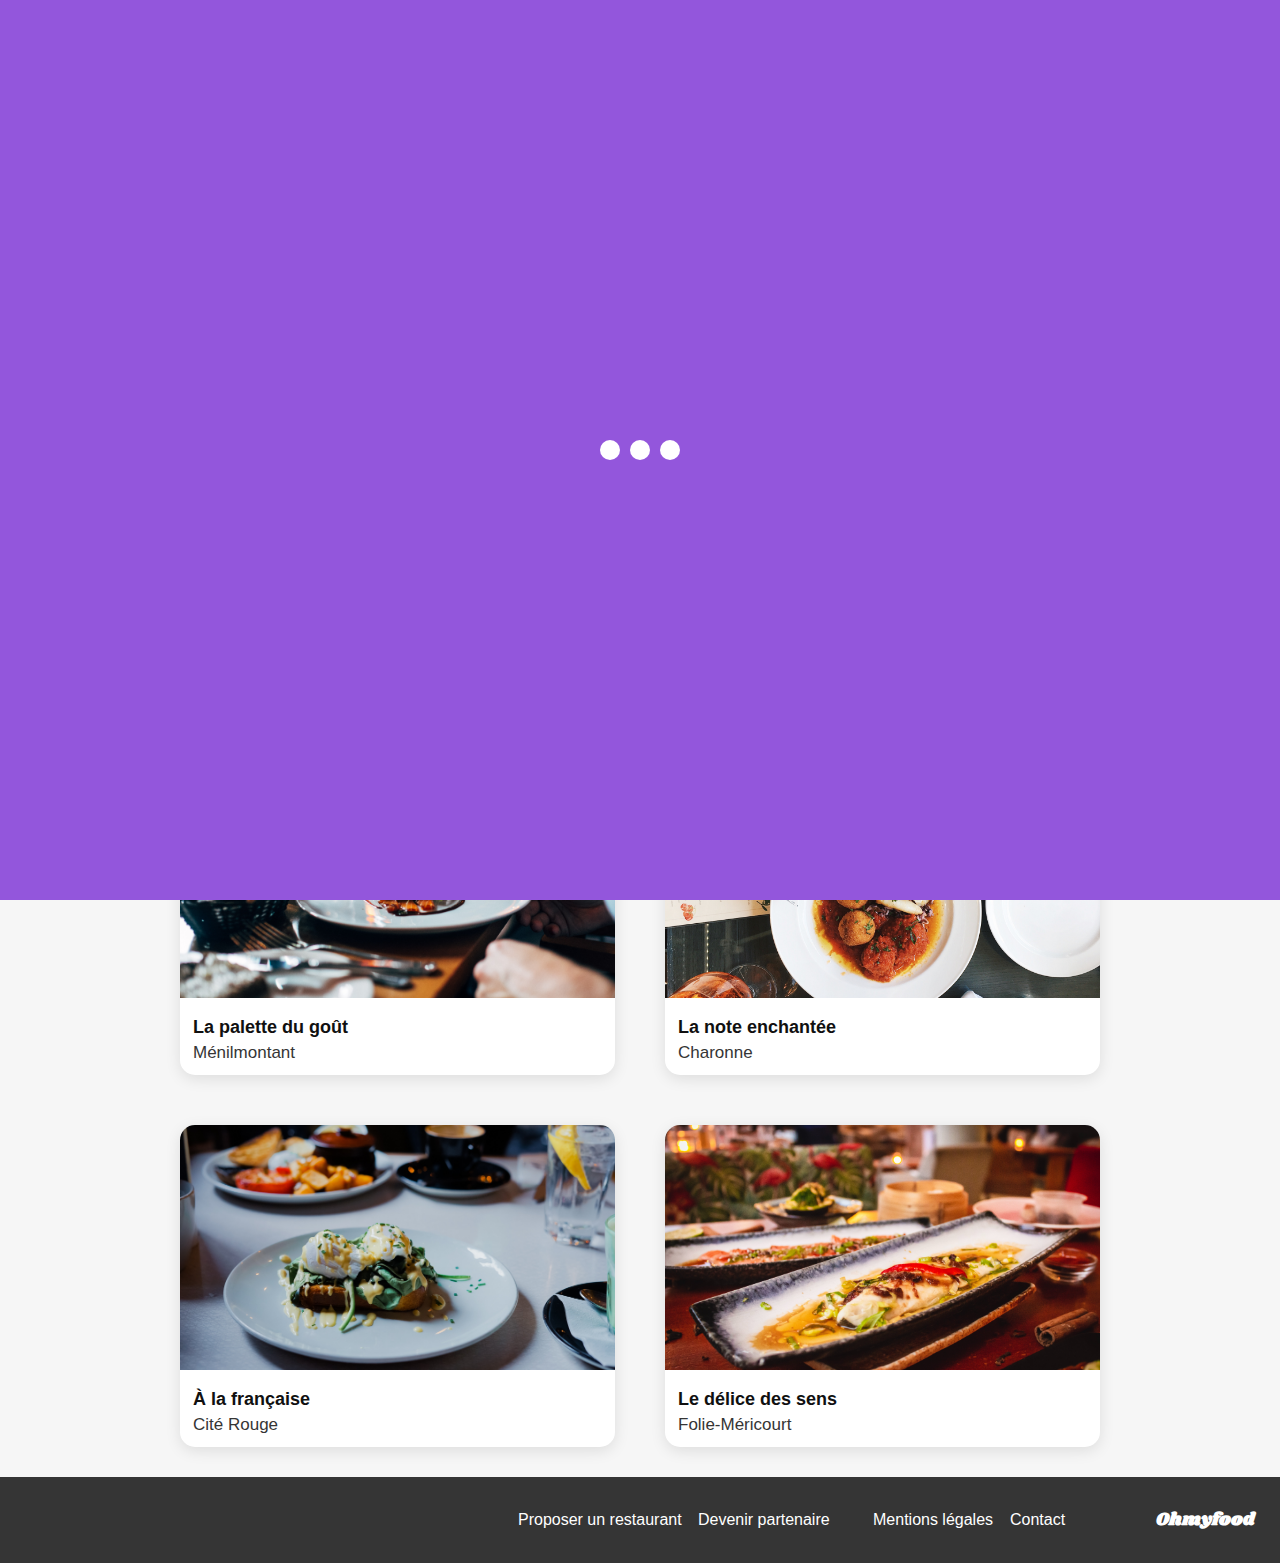
<file: index.html>
<!DOCTYPE html>
<html lang="fr">
  <head>
    <meta charset="UTF-8" />
    <meta name="viewport" content="width=device-width, initial-scale=1.0" />
    <link rel="preconnect" href="https://fonts.googleapis.com" />
    <link rel="preconnect" href="https://fonts.gstatic.com" crossorigin />
    <link
      rel="stylesheet"
      href="https://fonts.googleapis.com/css2?family=Shrikhand:wght@400&display=swap"
    />
    <link
      rel="stylesheet"
      href="https://cdnjs.cloudflare.com/ajax/libs/font-awesome/6.2.1/css/all.min.css"
      integrity="sha512-MV7K8+y+gLIBoVD59lQIYicR65iaqukzvf/nwasF0nqhPay5w/9lJmVM2hMDcnK1OnMGCdVK+iQrJ7lzPJQd1w=="
      crossorigin="anonymous"
      referrerpolicy="no-referrer"
    />
    <link rel="stylesheet" href="assets/css/style.css" />
    <title>Ohmyfood</title>
  </head>
  <body>
    <!-- Loader animé-->
    <div class="loader-container">
      <div class="dot dot1"></div>
      <div class="dot dot2"></div>
      <div class="dot dot3"></div>
    </div>

    <div class="main-container">
      <!-- En-tête: Logo/aliment -->
      <header>
        <h1>Ohmyfood</h1>
      </header>

      <main>
        <!-- Emplacement -->
        <div class="location">
          <i class="fa-solid fa-location-dot"></i>
          <input
            type="text"
            class="paris-belleville"
            placeholder="Paris-Belleville"
          />
        </div>

        <!-- Section titre + button Gradient -->
        <section class="backgroundSection reservez-menu">
          <h2>Réservez le menu qui vous convient</h2>
          <p>
            Découvrez des restaurants d’exception, sélectionnés par nos soins.
          </p>
          <button class="btnGradient">Explorer nos restaurants</button>
        </section>

        <!-- Section fonctionnement -->
        <section class="fonctionnement">
          <h2>Fonctionnement</h2>
          <ol class="ellipse">
            <li class="commande-mobile">
              <span class="number">1</span>
              <i
                class="fa-solid fa-mobile-screen-button color-icones-fonctionnement"
              ></i>
              <span class="txt-commande-mobile">Choisissez un restaurant</span>
            </li>
            <li class="commande-mobile">
              <span class="number">2</span>
              <i class="fa-solid fa-list-ul color-icones-fonctionnement"></i>
              <span class="txt-commande-mobile">Composez votre menu</span>
            </li>
            <li class="commande-mobile">
              <span class="number">3</span>
              <i class="fa-solid fa-store color-icones-fonctionnement"></i>
              <span class="txt-commande-mobile">Dégustez au restaurant</span>
            </li>
          </ol>
        </section>

        <!-- Section Restaurants -->
        <section class="menu">
          <h2 class="section-restaurants">Restaurants</h2>
          <div class="cards">
            <a
              class="card-menu"
              href="./pages_de_restaurants/menu_la-palette-du-goût.html"
            >
              <article>
                <img
                  src="assets/images/restaurants/jay-wennington-N_Y88TWmGwA-unsplash.jpg"
                  alt="Image Jay-Wennington"
                />
                <h3 class="titre-menu">La palette du goût</h3>
                <p class="sous-titre-menu">Ménilmontant</p>
                <span class="badge-nouveau nouveau">Nouveau</span>
                <span>
                  <i
                    class="fa-regular fa-heart like-empty coeur position-heart"
                  ></i>
                  <i
                    class="fa-solid fa-heart like-full coeur position-heart"
                  ></i>
                </span>
              </article>
            </a>
            <a
              class="card-menu"
              href="./pages_de_restaurants/menu_la_note_enchantée.html"
            >
              <article>
                <img
                  src="assets/images/restaurants/stil-u2Lp8tXIcjw-unsplash.jpg"
                  alt="Image Stil"
                />
                <h3 class="titre-menu">La note enchantée</h3>
                <p class="sous-titre-menu">Charonne</p>
                <span class="badge-nouveau-2 nouveau">Nouveau</span>
                <span>
                  <i
                    class="fa-regular fa-heart like-empty coeur position-heart"
                  ></i>
                  <i
                    class="fa-solid fa-heart like-full coeur position-heart"
                  ></i>
                </span>
              </article>
            </a>
            <a
              class="card-menu"
              href="./pages_de_restaurants/menu_a_la_francaise.html"
            >
              <article>
                <img
                  src="assets/images/restaurants/toa-heftiba-DQKerTsQwi0-unsplash.jpg"
                  alt="Image Toa-Heftiba"
                />
                <h3 class="titre-menu">À la française</h3>
                <p class="sous-titre-menu">Cité Rouge</p>
                <span>
                  <i
                    class="fa-regular fa-heart like-empty coeur position-heart"
                  ></i>
                  <i
                    class="fa-solid fa-heart like-full coeur position-heart"
                  ></i>
                </span>
              </article>
            </a>
            <a
              class="card-menu"
              href="./pages_de_restaurants/menu_le_délice_des_sens.html"
            >
              <article>
                <img
                  src="assets/images/restaurants/louis-hansel-shotsoflouis-qNBGVyOCY8Q-unsplash.jpg"
                  alt="Image Louis-Hansel"
                />
                <h3 class="titre-menu">Le délice des sens</h3>
                <p class="sous-titre-menu">Folie-Méricourt</p>
                <span>
                  <i
                    class="fa-regular fa-heart like-empty coeur position-heart"
                  ></i>
                  <i
                    class="fa-solid fa-heart like-full coeur position-heart"
                  ></i>
                </span>
              </article>
            </a>
          </div>
        </section>
        <!-- Footer -->
        <footer>
          <h3 class="logo-footer">Ohmyfood</h3>
          <ul>
            <li>
              <a href="#"></a>
              <i class="fa-solid fa-utensils"></i>
              <span class="liens-footer-restaurant"
                >Proposer un restaurant</span
              >
            </li>
            <li>
              <a href="#"></a>
              <i class="fa-solid fa-handshake-angle"></i>
              <span class="liens-footer-partenaire">Devenir partenaire</span>
            </li>
            <li>
              <a href="#"></a>
              <span class="text-footer">Mentions légales</span>
            </li>
            <li>
              <a href="mailto:contact@example.com" class="text-footer"
                >Contact</a
              >
            </li>
          </ul>
        </footer>
      </main>
    </div>
  </body>
</html>
</file>
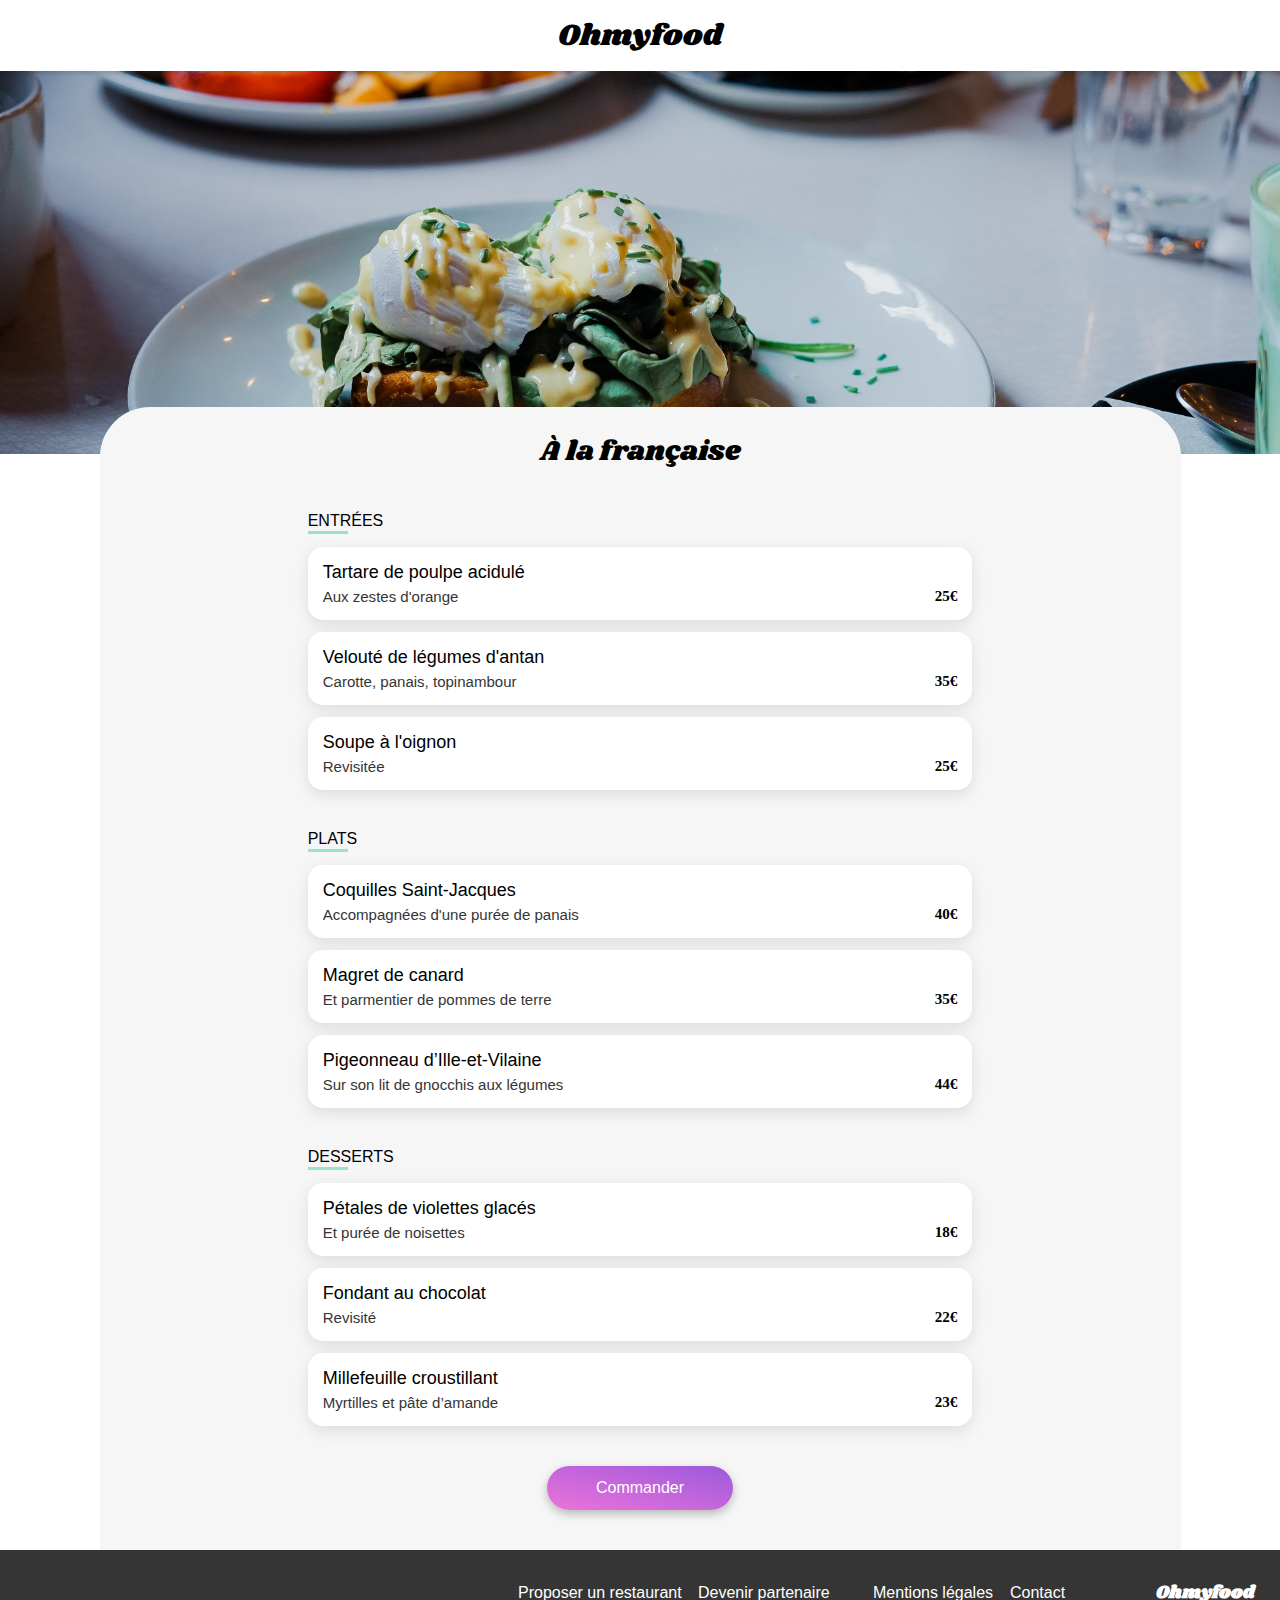
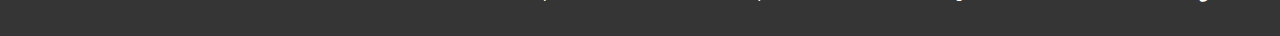
<file: pages_de_restaurants/menu_a_la_francaise.html>
<!DOCTYPE html>
<html lang="fr">
  <head>
    <meta charset="UTF-8" />
    <meta name="viewport" content="width=device-width, initial-scale=1.0" />
    <link rel="preconnect" href="https://fonts.googleapis.com" />
    <link rel="preconnect" href="https://fonts.gstatic.com" crossorigin />
    <link
      rel="stylesheet"
      href="https://fonts.googleapis.com/css2?family=Shrikhand:wght@400&display=swap"
    />
    <link
      rel="stylesheet"
      href="https://cdnjs.cloudflare.com/ajax/libs/font-awesome/6.2.1/css/all.min.css"
      integrity="sha512-MV7K8+y+gLIBoVD59lQIYicR65iaqukzvf/nwasF0nqhPay5w/9lJmVM2hMDcnK1OnMGCdVK+iQrJ7lzPJQd1w=="
      crossorigin="anonymous"
      referrerpolicy="no-referrer"
    />
    <link rel="stylesheet" href="../assets/css/style.css" />

    <title>À la française</title>
  </head>
  <body>
    <div class="main-container">
      <!-- En-tête: Logo/aliment + icone "Go back" -->
      <header>
        <a class="return_link" href="../index.html">
          <i class="fa-sharp fa-solid fa-arrow-left arrow"></i>
        </a>
        <h1>Ohmyfood</h1>
        <!-- Bannière -->
        <img
          class="banner"
          src="../assets/images/restaurants/toa-heftiba-DQKerTsQwi0-unsplash.jpg"
          alt="À la française"
        />
      </header>

      <main>
        <!-- Les menus -->
        <section class="le-menu">
          <h2 class="titre-du-menu">À la française</h2>
          <i
            class="fa-regular fa-heart like-empty coeur position_heart_restaurant"
          ></i>
          <i
            class="fa-solid fa-heart like-full coeur position_heart_restaurant"
          ></i>

          <!-- Entrées -->
          <article class="cartes entrees">
            <div>
              <h3 class="titre-article-restaurant">ENTRÉES</h3>
            </div>

            <!-- Cartes entrées -->
            <div class="bouton">
              <div class="noms">
                <h4 class="nom-du-plat">Tartare de poulpe acidulé</h4>
                <p class="description-du-plat">Aux zestes d'orange</p>
              </div>
              <div class="prix">25€</div>
              <button class="bouton-icone">
                <i class="fa-solid fa-circle-check"></i>
              </button>
            </div>

            <div class="bouton">
              <div class="noms">
                <h4 class="nom-du-plat">Velouté de légumes d'antan</h4>
                <p class="description-du-plat">Carotte, panais, topinambour</p>
              </div>
              <div class="prix">35€</div>
              <button class="bouton-icone">
                <i class="fa-solid fa-circle-check"></i>
              </button>
            </div>

            <div class="bouton">
              <div class="noms">
                <h4 class="nom-du-plat">Soupe à l'oignon</h4>
                <p class="description-du-plat">Revisitée</p>
              </div>
              <div class="prix">25€</div>
              <button class="bouton-icone">
                <i class="fa-solid fa-circle-check"></i>
              </button>
            </div>
          </article>

          <!-- Plats -->
          <article class="cartes plats">
            <div>
              <h3 class="titre-article-restaurant">PLATS</h3>
            </div>

            <!-- Cartes plats -->
            <div class="bouton">
              <div class="noms">
                <h4 class="nom-du-plat">Coquilles Saint-Jacques</h4>
                <p class="description-du-plat">
                  Accompagnées d'une purée de panais
                </p>
              </div>
              <div class="prix">40€</div>
              <button class="bouton-icone">
                <i class="fa-solid fa-circle-check"></i>
              </button>
            </div>

            <div class="bouton">
              <div class="noms">
                <h4 class="nom-du-plat">Magret de canard</h4>
                <p class="description-du-plat">
                  Et parmentier de pommes de terre
                </p>
              </div>
              <div class="prix">35€</div>
              <button class="bouton-icone">
                <i class="fa-solid fa-circle-check"></i>
              </button>
            </div>

            <div class="bouton">
              <div class="noms">
                <h4 class="nom-du-plat">Pigeonneau d’Ille-et-Vilaine</h4>
                <p class="description-du-plat">
                  Sur son lit de gnocchis aux légumes
                </p>
              </div>
              <div class="prix">44€</div>
              <button class="bouton-icone">
                <i class="fa-solid fa-circle-check"></i>
              </button>
            </div>
          </article>

          <!-- Desserts -->
          <article class="cartes desserts">
            <div>
              <h3 class="titre-article-restaurant">DESSERTS</h3>
            </div>

            <!-- Cartes desserts -->
            <div class="bouton">
              <div class="noms">
                <h4 class="nom-du-plat">Pétales de violettes glacés</h4>
                <p class="description-du-plat">Et purée de noisettes</p>
              </div>
              <div class="prix">18€</div>
              <button class="bouton-icone">
                <i class="fa-solid fa-circle-check"></i>
              </button>
            </div>

            <div class="bouton">
              <div class="noms">
                <h4 class="nom-du-plat">Fondant au chocolat</h4>
                <p class="description-du-plat">Revisité</p>
              </div>
              <div class="prix">22€</div>
              <button class="bouton-icone">
                <i class="fa-solid fa-circle-check"></i>
              </button>
            </div>

            <div class="bouton">
              <div class="noms">
                <h4 class="nom-du-plat">Millefeuille croustillant</h4>
                <p class="description-du-plat">Myrtilles et pâte d’amande</p>
              </div>
              <div class="prix">23€</div>
              <button class="bouton-icone">
                <i class="fa-solid fa-circle-check"></i>
              </button>
            </div>
          </article>

          <!-- button Gradient -->
          <div class="backgroundSection">
            <button class="btnGradient-commander">Commander</button>
          </div>
        </section>

        <!-- Footer -->
        <footer>
          <h4 class="logo-footer">Ohmyfood</h4>
          <ul>
            <li>
              <i class="fa-solid fa-utensils"></i>
              <span class="liens-footer-restaurant"
                >Proposer un restaurant</span
              >
            </li>
            <li>
              <i class="fa-solid fa-handshake-angle"></i>
              <span class="liens-footer-partenaire">Devenir partenaire</span>
            </li>
            <li>
              <span class="text-footer">Mentions légales</span>
            </li>
            <li>
              <a href="mailto:contact@example.com" class="text-footer"
                >Contact</a
              >
            </li>
          </ul>
        </footer>
      </main>
    </div>
  </body>
</html>
</file>
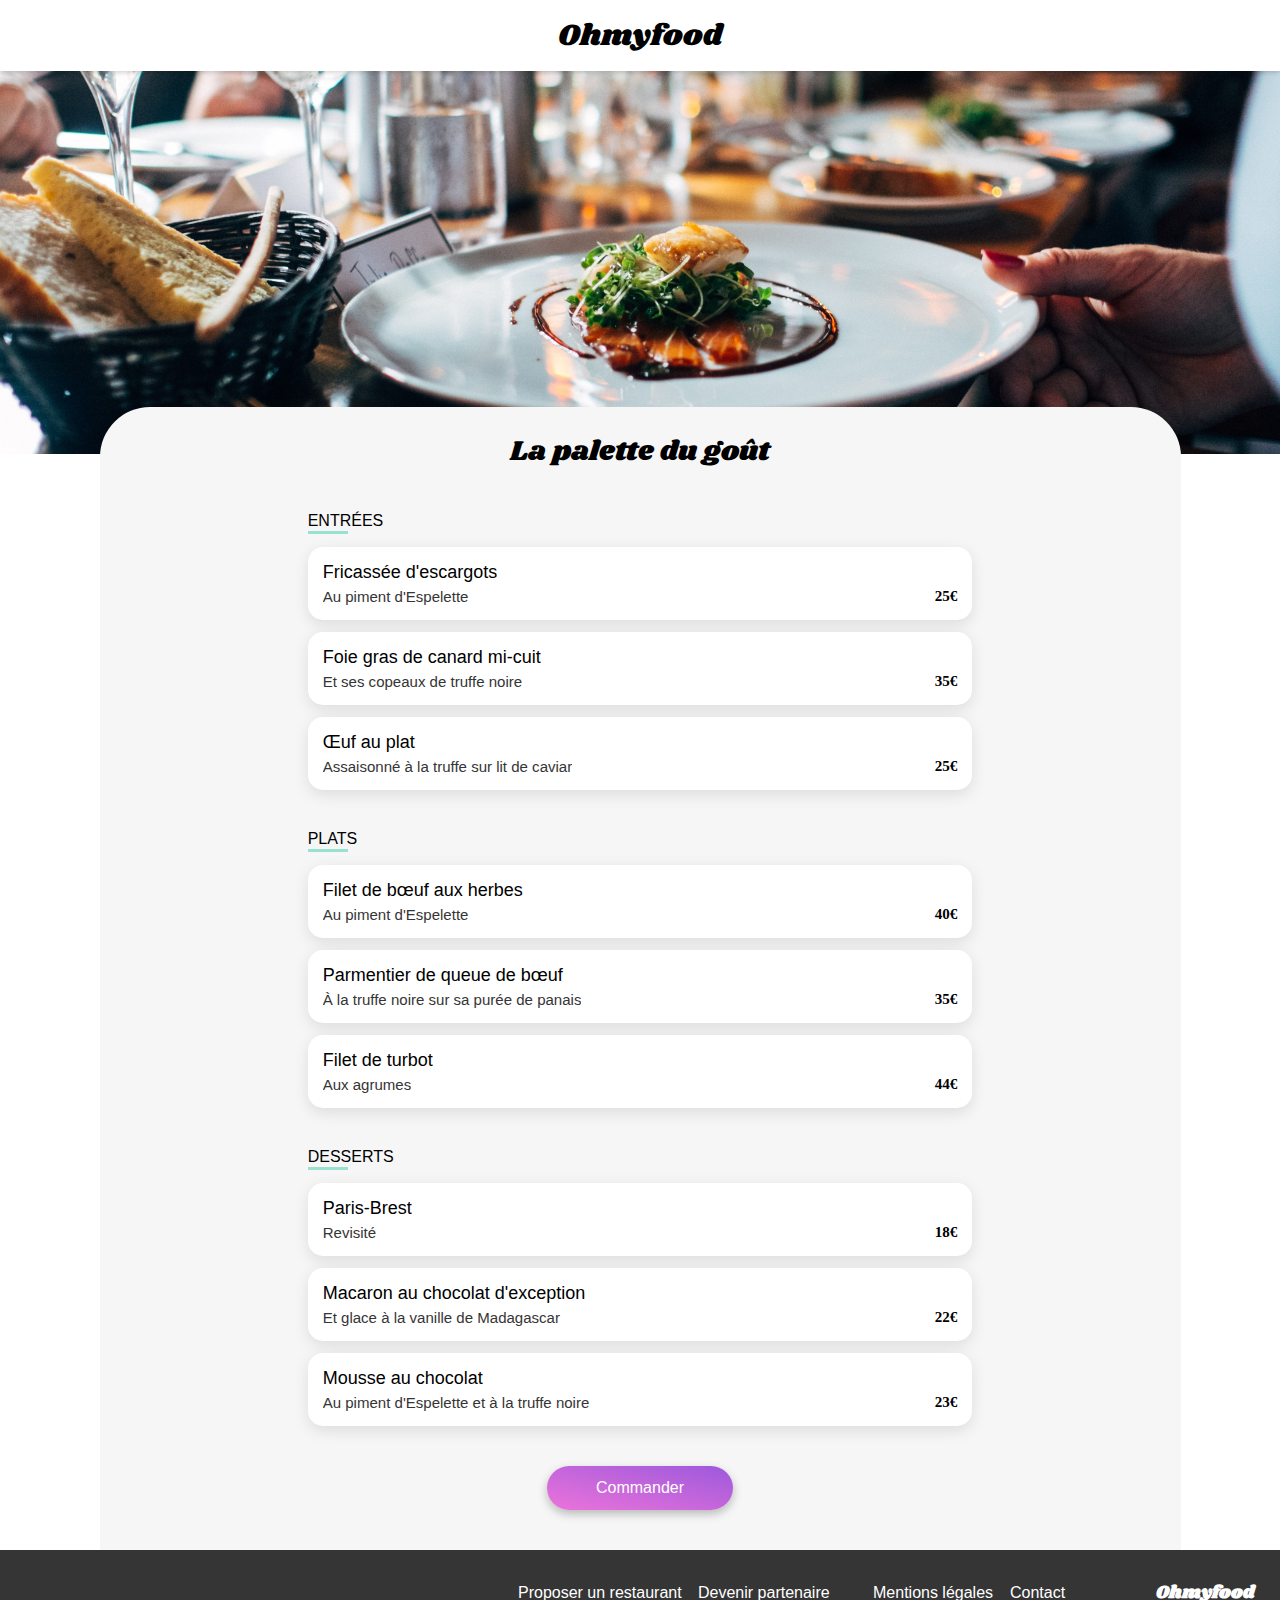
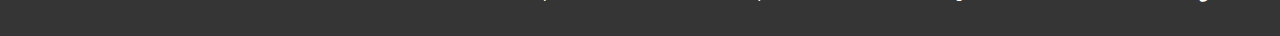
<file: pages_de_restaurants/menu_la-palette-du-goût.html>
<!DOCTYPE html>
<html lang="fr">
  <head>
    <meta charset="UTF-8" />
    <meta name="viewport" content="width=device-width, initial-scale=1.0" />
    <link rel="preconnect" href="https://fonts.googleapis.com" />
    <link rel="preconnect" href="https://fonts.gstatic.com" crossorigin />
    <link
      rel="stylesheet"
      href="https://fonts.googleapis.com/css2?family=Shrikhand:wght@400&display=swap"
    />
    <link
      rel="stylesheet"
      href="https://cdnjs.cloudflare.com/ajax/libs/font-awesome/6.2.1/css/all.min.css"
      integrity="sha512-MV7K8+y+gLIBoVD59lQIYicR65iaqukzvf/nwasF0nqhPay5w/9lJmVM2hMDcnK1OnMGCdVK+iQrJ7lzPJQd1w=="
      crossorigin="anonymous"
      referrerpolicy="no-referrer"
    />
    <link rel="stylesheet" href="../assets/css/style.css" />

    <title>La palette du goût</title>
  </head>
  <body>
    <div class="main-container">
      <!-- En-tête: Logo/aliment + icone "Go back" -->
      <header>
        <a class="return_link" href="../index.html">
          <i class="fa-sharp fa-solid fa-arrow-left arrow"></i>
        </a>
        <h1>Ohmyfood</h1>

        <!-- Bannière -->
        <img
          class="banner"
          src="../assets/images/restaurants/jay-wennington-N_Y88TWmGwA-unsplash.jpg"
          alt="La palette du goût"
        />
      </header>

      <main>
        <!-- Les menus -->
        <section class="le-menu">
          <h2 class="titre-du-menu">La palette du goût</h2>
          <i
            class="fa-regular fa-heart like-empty coeur position_heart_restaurant"
          ></i>
          <i
            class="fa-solid fa-heart like-full coeur position_heart_restaurant"
          ></i>

          <!-- Entrées -->
          <article class="cartes entrees">
            <div>
              <h3 class="titre-article-restaurant">ENTRÉES</h3>
            </div>

            <!-- Cartes entrées -->
            <div class="bouton">
              <div class="noms">
                <h4 class="nom-du-plat">Fricassée d'escargots</h4>
                <p class="description-du-plat">Au piment d'Espelette</p>
              </div>
              <div class="prix">25€</div>
              <button class="bouton-icone">
                <i class="fa-solid fa-circle-check"></i>
              </button>
            </div>

            <div class="bouton">
              <div class="noms">
                <h4 class="nom-du-plat">Foie gras de canard mi-cuit</h4>
                <p class="description-du-plat">
                  Et ses copeaux de truffe noire
                </p>
              </div>
              <div class="prix">35€</div>
              <button class="bouton-icone">
                <i class="fa-solid fa-circle-check"></i>
              </button>
            </div>

            <div class="bouton">
              <div class="noms">
                <h4 class="nom-du-plat">Œuf au plat</h4>
                <p class="description-du-plat">
                  Assaisonné à la truffe sur lit de caviar
                </p>
              </div>
              <div class="prix">25€</div>
              <button class="bouton-icone">
                <i class="fa-solid fa-circle-check checked"></i>
              </button>
            </div>
          </article>

          <!-- Plats -->
          <article class="cartes plats">
            <div>
              <h3 class="titre-article-restaurant">PLATS</h3>
            </div>

            <!-- Cartes plats -->
            <div class="bouton">
              <div class="noms">
                <h4 class="nom-du-plat">Filet de bœuf aux herbes</h4>
                <p class="description-du-plat">Au piment d'Espelette</p>
              </div>
              <div class="prix">40€</div>
              <button class="bouton-icone">
                <i class="fa-solid fa-circle-check"></i>
              </button>
            </div>

            <div class="bouton">
              <div class="noms">
                <h4 class="nom-du-plat">Parmentier de queue de bœuf</h4>
                <p class="description-du-plat">
                  À la truffe noire sur sa purée de panais
                </p>
              </div>
              <div class="prix">35€</div>
              <button class="bouton-icone">
                <i class="fa-solid fa-circle-check"></i>
              </button>
            </div>

            <div class="bouton">
              <div class="noms">
                <h4 class="nom-du-plat">Filet de turbot</h4>
                <p class="description-du-plat">Aux agrumes</p>
              </div>
              <div class="prix">44€</div>
              <button class="bouton-icone">
                <i class="fa-solid fa-circle-check"></i>
              </button>
            </div>
          </article>

          <!-- Desserts -->
          <article class="cartes desserts">
            <div>
              <h3 class="titre-article-restaurant">DESSERTS</h3>
            </div>

            <!-- Cartes desserts -->
            <div class="bouton">
              <div class="noms">
                <h4 class="nom-du-plat">Paris-Brest</h4>
                <p class="description-du-plat">Revisité</p>
              </div>
              <div class="prix">18€</div>
              <button class="bouton-icone">
                <i class="fa-solid fa-circle-check"></i>
              </button>
            </div>

            <div class="bouton">
              <div class="noms">
                <h4 class="nom-du-plat">Macaron au chocolat d'exception</h4>
                <p class="description-du-plat">
                  Et glace à la vanille de Madagascar
                </p>
              </div>
              <div class="prix">22€</div>
              <button class="bouton-icone">
                <i class="fa-solid fa-circle-check"></i>
              </button>
            </div>

            <div class="bouton">
              <div class="noms">
                <h4 class="nom-du-plat">Mousse au chocolat</h4>
                <p class="description-du-plat">
                  Au piment d'Espelette et à la truffe noire
                </p>
              </div>
              <div class="prix">23€</div>
              <button class="bouton-icone">
                <i class="fa-solid fa-circle-check"></i>
              </button>
            </div>
          </article>

          <!-- button Gradient -->
          <div class="backgroundSection">
            <button class="btnGradient-commander">Commander</button>
          </div>
        </section>

        <!-- Footer -->
        <footer>
          <h4 class="logo-footer">Ohmyfood</h4>
          <ul>
            <li>
              <i class="fa-solid fa-utensils"></i>
              <span class="liens-footer-restaurant"
                >Proposer un restaurant</span
              >
            </li>
            <li>
              <i class="fa-solid fa-handshake-angle"></i>
              <span class="liens-footer-partenaire">Devenir partenaire</span>
            </li>
            <li>
              <span class="text-footer">Mentions légales</span>
            </li>
            <li>
              <a href="mailto:contact@example.com" class="text-footer contact"
                >Contact</a
              >
            </li>
          </ul>
        </footer>
      </main>
    </div>
  </body>
</html>
</file>
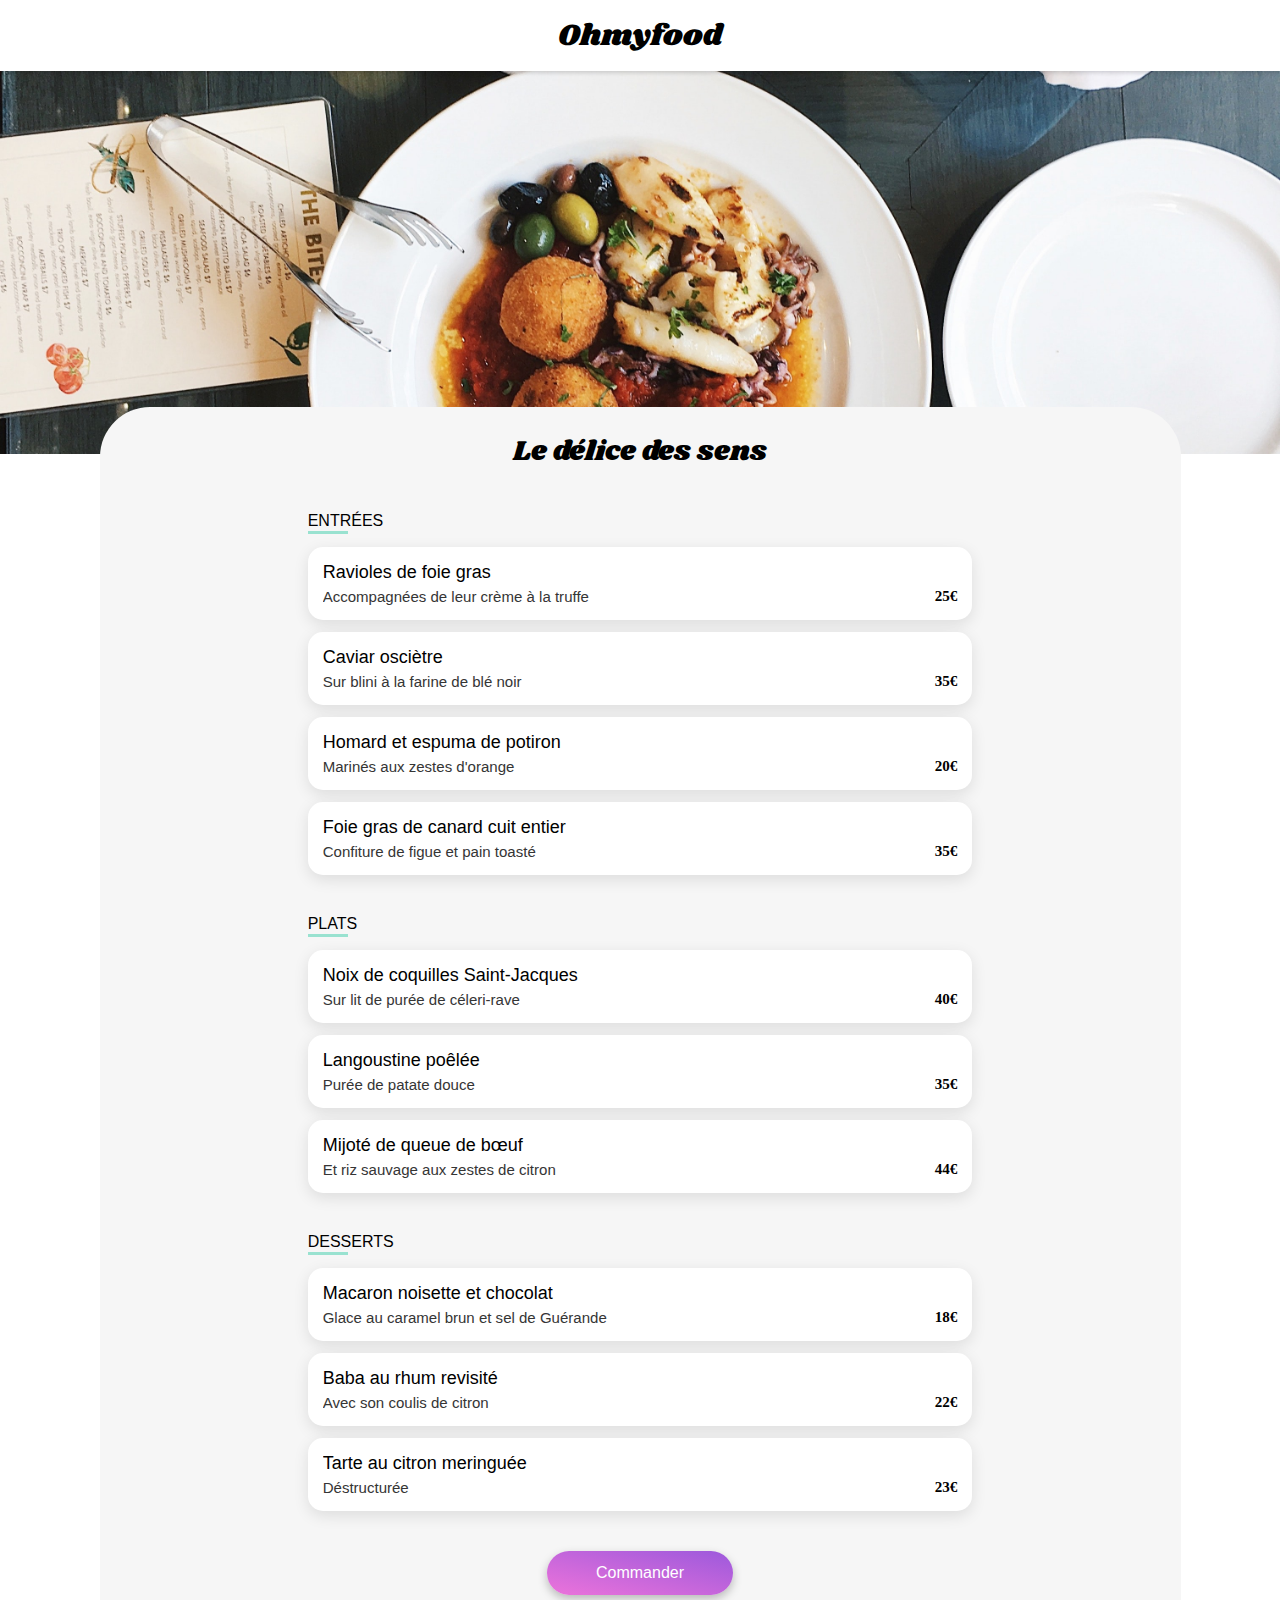
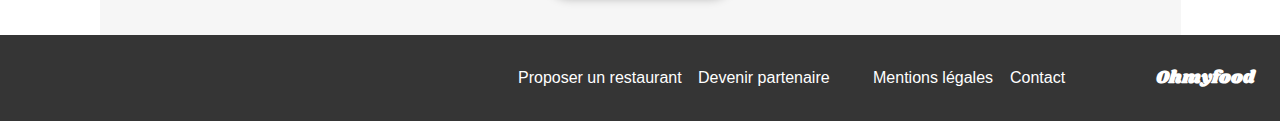
<file: pages_de_restaurants/menu_la_note_enchantée.html>
<!DOCTYPE html>
<html lang="fr">
  <head>
    <meta charset="UTF-8" />
    <meta name="viewport" content="width=device-width, initial-scale=1.0" />
    <link rel="preconnect" href="https://fonts.googleapis.com" />
    <link rel="preconnect" href="https://fonts.gstatic.com" crossorigin />
    <link
      rel="stylesheet"
      href="https://fonts.googleapis.com/css2?family=Shrikhand:wght@400&display=swap"
    />
    <link
      rel="stylesheet"
      href="https://cdnjs.cloudflare.com/ajax/libs/font-awesome/6.2.1/css/all.min.css"
      integrity="sha512-MV7K8+y+gLIBoVD59lQIYicR65iaqukzvf/nwasF0nqhPay5w/9lJmVM2hMDcnK1OnMGCdVK+iQrJ7lzPJQd1w=="
      crossorigin="anonymous"
      referrerpolicy="no-referrer"
    />
    <link rel="stylesheet" href="../assets/css/style.css" />

    <title>La note enchantée</title>
  </head>
  <body>
    <div class="main-container">
      <!-- En-tête: Logo/aliment + icone "Go back" -->
      <header>
        <a class="return_link" href="../index.html">
          <i class="fa-sharp fa-solid fa-arrow-left arrow"></i>
        </a>
        <h1>Ohmyfood</h1>

        <!-- Bannière -->
        <img
          class="banner"
          src="../assets/images/restaurants/stil-u2Lp8tXIcjw-unsplash.jpg"
          alt="La note enchantée"
        />
      </header>

      <main>
        <!-- Les menus -->
        <section class="le-menu">
          <h2 class="titre-du-menu">Le délice des sens</h2>
          <i
            class="fa-regular fa-heart like-empty coeur position_heart_restaurant"
          ></i>
          <i
            class="fa-solid fa-heart like-full coeur position_heart_restaurant"
          ></i>

          <!-- Entrées -->
          <article class="cartes entrees">
            <div>
              <h3 class="titre-article-restaurant">ENTRÉES</h3>
            </div>

            <!-- Cartes entrées -->
            <div class="bouton">
              <div class="noms">
                <h4 class="nom-du-plat">Ravioles de foie gras</h4>
                <p class="description-du-plat">
                  Accompagnées de leur crème à la truffe
                </p>
              </div>
              <div class="prix">25€</div>
              <button class="bouton-icone">
                <i class="fa-solid fa-circle-check"></i>
              </button>
            </div>

            <div class="bouton">
              <div class="noms">
                <h4 class="nom-du-plat">Caviar osciètre</h4>
                <p class="description-du-plat">
                  Sur blini à la farine de blé noir
                </p>
              </div>
              <div class="prix">35€</div>
              <button class="bouton-icone">
                <i class="fa-solid fa-circle-check"></i>
              </button>
            </div>

            <div class="bouton">
              <div class="noms">
                <h4 class="nom-du-plat">Homard et espuma de potiron</h4>
                <p class="description-du-plat">Marinés aux zestes d'orange</p>
              </div>
              <div class="prix">20€</div>
              <button class="bouton-icone">
                <i class="fa-solid fa-circle-check"></i>
              </button>
            </div>

            <div class="bouton">
              <div class="noms">
                <h4 class="nom-du-plat">Foie gras de canard cuit entier</h4>
                <p class="description-du-plat">
                  Confiture de figue et pain toasté
                </p>
              </div>
              <div class="prix">35€</div>
              <button class="bouton-icone">
                <i class="fa-solid fa-circle-check"></i>
              </button>
            </div>
          </article>

          <!-- Plats -->
          <article class="cartes plats">
            <div>
              <h3 class="titre-article-restaurant">PLATS</h3>
            </div>

            <!-- Cartes plats -->
            <div class="bouton">
              <div class="noms">
                <h4 class="nom-du-plat">Noix de coquilles Saint-Jacques</h4>
                <p class="description-du-plat">
                  Sur lit de purée de céleri-rave
                </p>
              </div>
              <div class="prix">40€</div>
              <button class="bouton-icone">
                <i class="fa-solid fa-circle-check"></i>
              </button>
            </div>

            <div class="bouton">
              <div class="noms">
                <h4 class="nom-du-plat">Langoustine poêlée</h4>
                <p class="description-du-plat">Purée de patate douce</p>
              </div>
              <div class="prix">35€</div>
              <button class="bouton-icone">
                <i class="fa-solid fa-circle-check"></i>
              </button>
            </div>

            <div class="bouton">
              <div class="noms">
                <h4 class="nom-du-plat">Mijoté de queue de bœuf</h4>
                <p class="description-du-plat">
                  Et riz sauvage aux zestes de citron
                </p>
              </div>
              <div class="prix">44€</div>
              <button class="bouton-icone">
                <i class="fa-solid fa-circle-check"></i>
              </button>
            </div>
          </article>

          <!-- Desserts -->
          <article class="cartes desserts">
            <div>
              <h3 class="titre-article-restaurant">DESSERTS</h3>
            </div>

            <!-- Cartes dessert -->
            <div class="bouton">
              <div class="noms">
                <h4 class="nom-du-plat">Macaron noisette et chocolat</h4>
                <p class="description-du-plat">
                  Glace au caramel brun et sel de Guérande
                </p>
              </div>
              <div class="prix">18€</div>
              <button class="bouton-icone">
                <i class="fa-solid fa-circle-check"></i>
              </button>
            </div>

            <div class="bouton">
              <div class="noms">
                <h4 class="nom-du-plat">Baba au rhum revisité</h4>
                <p class="description-du-plat">Avec son coulis de citron</p>
              </div>
              <div class="prix">22€</div>
              <button class="bouton-icone">
                <i class="fa-solid fa-circle-check"></i>
              </button>
            </div>

            <div class="bouton">
              <div class="noms">
                <h4 class="nom-du-plat">Tarte au citron meringuée</h4>
                <p class="description-du-plat">Déstructurée</p>
              </div>
              <div class="prix">23€</div>
              <button class="bouton-icone">
                <i class="fa-solid fa-circle-check"></i>
              </button>
            </div>
          </article>

          <!-- button Gradient -->
          <div class="backgroundSection">
            <button class="btnGradient-commander">Commander</button>
          </div>
        </section>

        <!-- Footer -->
        <footer>
          <h4 class="logo-footer">Ohmyfood</h4>
          <ul>
            <li>
              <i class="fa-solid fa-utensils"></i>
              <span class="liens-footer-restaurant"
                >Proposer un restaurant</span
              >
            </li>
            <li>
              <i class="fa-solid fa-handshake-angle"></i>
              <span class="liens-footer-partenaire">Devenir partenaire</span>
            </li>
            <li>
              <span class="text-footer">Mentions légales</span>
            </li>
            <li>
              <a href="mailto:contact@example.com" class="text-footer"
                >Contact</a
              >
            </li>
          </ul>
        </footer>
      </main>
    </div>
  </body>
</html>
</file>
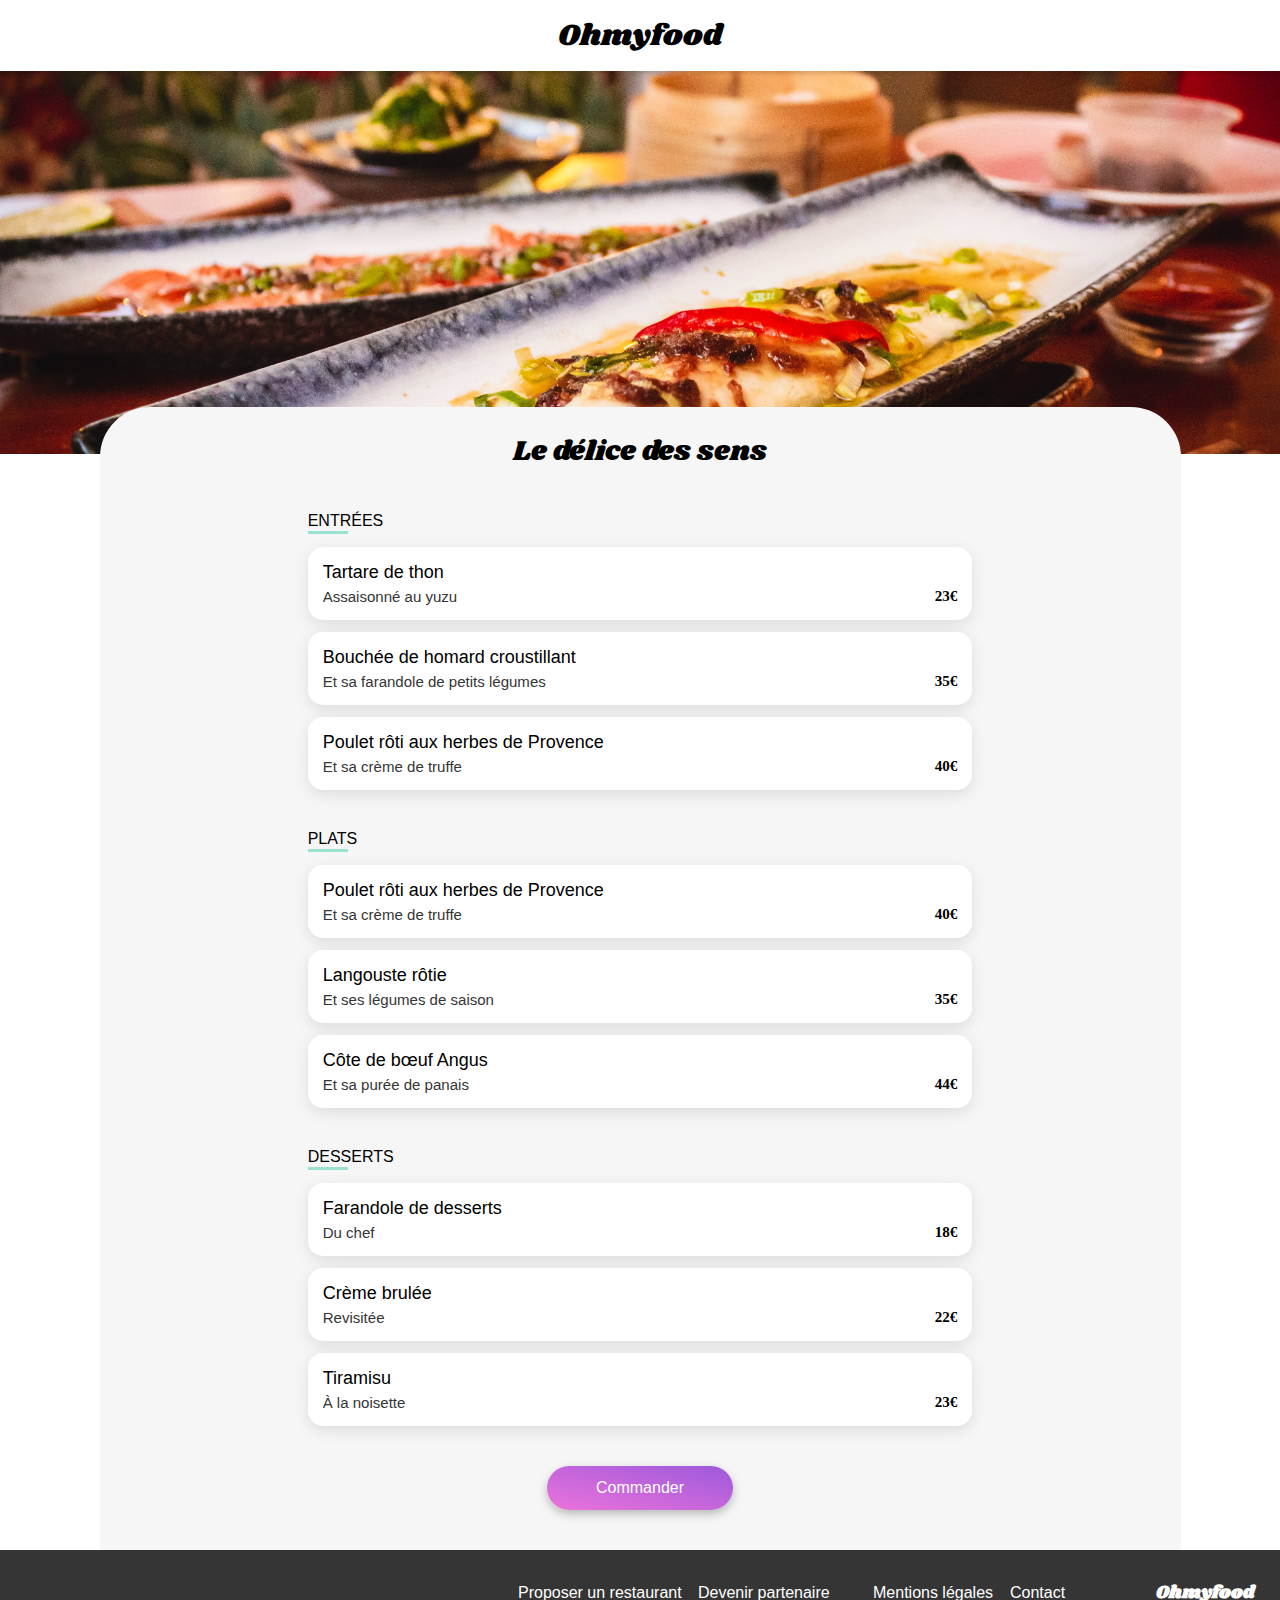
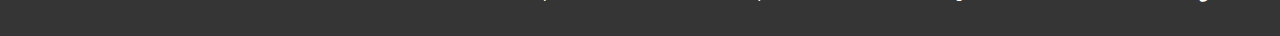
<file: pages_de_restaurants/menu_le_délice_des_sens.html>
<!DOCTYPE html>
<html lang="fr">
  <head>
    <meta charset="UTF-8" />
    <meta name="viewport" content="width=device-width, initial-scale=1.0" />
    <link rel="preconnect" href="https://fonts.googleapis.com" />
    <link rel="preconnect" href="https://fonts.gstatic.com" crossorigin />
    <link
      rel="stylesheet"
      href="https://fonts.googleapis.com/css2?family=Shrikhand:wght@400&display=swap"
    />
    <link
      rel="stylesheet"
      href="https://cdnjs.cloudflare.com/ajax/libs/font-awesome/6.2.1/css/all.min.css"
      integrity="sha512-MV7K8+y+gLIBoVD59lQIYicR65iaqukzvf/nwasF0nqhPay5w/9lJmVM2hMDcnK1OnMGCdVK+iQrJ7lzPJQd1w=="
      crossorigin="anonymous"
      referrerpolicy="no-referrer"
    />
    <link rel="stylesheet" href="../assets/css/style.css" />

    <title>Le délice des sens</title>
  </head>
  <body>
    <div class="main-container">
      <!-- En-tête: Logo/aliment + icone "Go back" -->
      <header>
        <a class="return_link" href="../index.html">
          <i class="fa-sharp fa-solid fa-arrow-left arrow"></i>
        </a>
        <h1>Ohmyfood</h1>

        <!-- Bannière -->
        <img
          class="banner"
          src="../assets/images/restaurants/louis-hansel-shotsoflouis-qNBGVyOCY8Q-unsplash.jpg"
          alt="Le délice des sens"
        />
      </header>

      <main>
        <!-- Les menus -->
        <section class="le-menu">
          <h2 class="titre-du-menu">Le délice des sens</h2>
          <i
            class="fa-regular fa-heart like-empty coeur position_heart_restaurant"
          ></i>
          <i
            class="fa-solid fa-heart like-full coeur position_heart_restaurant"
          ></i>

          <!-- Entrées -->
          <article class="cartes entrees">
            <div>
              <h3 class="titre-article-restaurant">ENTRÉES</h3>
            </div>

            <!-- Cartes entrées -->
            <div class="bouton">
              <div class="noms">
                <h4 class="nom-du-plat">Tartare de thon</h4>
                <p class="description-du-plat">Assaisonné au yuzu</p>
              </div>
              <div class="prix">23€</div>
              <button class="bouton-icone">
                <i class="fa-solid fa-circle-check"></i>
              </button>
            </div>

            <div class="bouton">
              <div class="noms">
                <h4 class="nom-du-plat">Bouchée de homard croustillant</h4>
                <p class="description-du-plat">
                  Et sa farandole de petits légumes
                </p>
              </div>
              <div class="prix">35€</div>
              <button class="bouton-icone">
                <i class="fa-solid fa-circle-check"></i>
              </button>
            </div>

            <div class="bouton">
              <div class="noms">
                <h4 class="nom-du-plat">Poulet rôti aux herbes de Provence</h4>
                <p class="description-du-plat">Et sa crème de truffe</p>
              </div>
              <div class="prix">40€</div>
              <button class="bouton-icone">
                <i class="fa-solid fa-circle-check"></i>
              </button>
            </div>
          </article>

          <!-- Plats -->
          <article class="cartes plats">
            <div>
              <h3 class="titre-article-restaurant">PLATS</h3>
            </div>

            <!-- Cartes plats -->
            <div class="bouton">
              <div class="noms">
                <h4 class="nom-du-plat">Poulet rôti aux herbes de Provence</h4>
                <p class="description-du-plat">Et sa crème de truffe</p>
              </div>
              <div class="prix">40€</div>
              <button class="bouton-icone">
                <i class="fa-solid fa-circle-check"></i>
              </button>
            </div>

            <div class="bouton">
              <div class="noms">
                <h4 class="nom-du-plat">Langouste rôtie</h4>
                <p class="description-du-plat">Et ses légumes de saison</p>
              </div>
              <div class="prix">35€</div>
              <button class="bouton-icone">
                <i class="fa-solid fa-circle-check"></i>
              </button>
            </div>

            <div class="bouton">
              <div class="noms">
                <h4 class="nom-du-plat">Côte de bœuf Angus</h4>
                <p class="description-du-plat">Et sa purée de panais</p>
              </div>
              <div class="prix">44€</div>
              <button class="bouton-icone">
                <i class="fa-solid fa-circle-check"></i>
              </button>
            </div>
          </article>

          <!-- Desserts -->
          <article class="cartes desserts">
            <div>
              <h3 class="titre-article-restaurant">DESSERTS</h3>
            </div>

            <!-- Cartes desserts -->
            <div class="bouton">
              <div class="noms">
                <h4 class="nom-du-plat">Farandole de desserts</h4>
                <p class="description-du-plat">Du chef</p>
              </div>
              <div class="prix">18€</div>
              <button class="bouton-icone">
                <i class="fa-solid fa-circle-check"></i>
              </button>
            </div>

            <div class="bouton">
              <div class="noms">
                <h4 class="nom-du-plat">Crème brulée</h4>
                <p class="description-du-plat">Revisitée</p>
              </div>
              <div class="prix">22€</div>
              <button class="bouton-icone">
                <i class="fa-solid fa-circle-check"></i>
              </button>
            </div>

            <div class="bouton">
              <div class="noms">
                <h4 class="nom-du-plat">Tiramisu</h4>
                <p class="description-du-plat">À la noisette</p>
              </div>
              <div class="prix">23€</div>
              <button class="bouton-icone">
                <i class="fa-solid fa-circle-check"></i>
              </button>
            </div>
          </article>

          <!-- button Gradient -->
          <div class="backgroundSection">
            <button class="btnGradient-commander">Commander</button>
          </div>
        </section>

        <!-- Footer -->
        <footer>
          <h4 class="logo-footer">Ohmyfood</h4>
          <ul>
            <li>
              <i class="fa-solid fa-utensils"></i>
              <span class="liens-footer-restaurant"
                >Proposer un restaurant</span
              >
            </li>
            <li>
              <i class="fa-solid fa-handshake-angle"></i>
              <span class="liens-footer-partenaire">Devenir partenaire</span>
            </li>
            <li>
              <span class="text-footer">Mentions légales</span>
            </li>
            <li>
              <a href="mailto:contact@example.com" class="text-footer"
                >Contact</a
              >
            </li>
          </ul>
        </footer>
      </main>
    </div>
  </body>
</html>
</file>
<file: assets/css/style.css>
@charset "UTF-8";
/****** General ***********/
* {
  font-family: "Roboto", sans-serif;
}

/****** Déclaration des variables ***********/
/****** mixin ***********/
body {
  margin: 0;
}

.main-container {
  background: #ffffff;
  box-sizing: border-box;
}

/* Conteneur du loader */
.loader-container {
  position: fixed;
  left: 0;
  z-index: 1000;
  display: flex;
  align-items: center;
  justify-content: center;
  width: 100%;
  height: 100vh;
  background-color: #9356dc;
  opacity: 1;
  animation: fadeOut 0.5s 3s forwards;
}

/* Les points animés */
.dot {
  width: 20px;
  height: 20px;
  background-color: #ffffff;
  border-radius: 50%;
  margin: 0 5px;
  animation: bounce 1s linear infinite;
  animation-fill-mode: backwards;
}

/* Délai d'animation pour chaque point */
.dot1 {
  animation-delay: 0.2s;
}

.dot2 {
  animation-delay: 0.3s;
}

.dot3 {
  animation-delay: 0.4s;
}

@keyframes bounce {
  to {
    transform: translateY(-10px);
  }
}

@keyframes fadeOut {
  to {
    opacity: 0;
    visibility: hidden;
    height: 0;
  }
}
/****** Header: Logo/aliment + Emplacement ***********/
header {
  width: 100%;
}

h1 {
  display: flex;
  justify-content: center;
  align-items: center;
  font-family: Shrikhand, sans-serif;
  font-size: 30px;
  font-weight: 400;
  padding: 14px 0 13px 0;
  margin: 0;
  box-shadow: 0px 2px 4px 0px rgba(0, 0, 0, 0.1490196078);
  position: relative;
}

/****** Emplacement ***********/
.location {
  display: flex;
  justify-content: center;
  align-items: center;
  background: #eaeaea;
  box-shadow: 0px 4px 4px 0px rgba(0, 0, 0, 0.2509803922);
  z-index: 1;
  position: relative;
}

.paris-belleville {
  color: #101010;
  font-size: 16px;
  font-weight: 500;
  background: #eaeaea;
  border: none;
  text-align: center;
  padding: 17px;
  max-width: 28%;
}

/****** Section titre + button Gradient ***********/
.backgroundSection {
  background: #f6f6f6;
  text-align: center;
}

h3 {
  font-size: 18px;
  margin: 0;
}

.reservez-menu {
  margin: 0;
  padding-top: 39px;
}

p {
  font-size: 18px;
  font-weight: 300;
  color: #353535;
}

.btnGradient {
  background: linear-gradient(193.33deg, #9356dc -11.44%, #ff79da 123.93%);
  box-shadow: 0px 4px 10px 0px rgba(0, 0, 0, 0.2509803922);
  border-radius: 25px;
  font-size: 16px;
  color: #ffffff;
  padding: 13px 18.75px 13px 18.75px;
  margin-bottom: 57px;
  text-align: center;
  width: 218px;
  height: 50px;
  border: none;
}

.btnGradient:hover {
  cursor: pointer;
  filter: brightness(1.1);
}

/****** Section fonctionnement ***********/
.fonctionnement {
  padding: 48px 20px 0 20px;
}
@media screen and (min-width: 1024px) {
  .fonctionnement {
    padding: 50px 180px 0 180px;
  }
}
.fonctionnement .ellipse {
  display: flex;
  flex-direction: column;
  padding: 0;
  gap: 25px;
  margin-top: 26px;
  padding-bottom: 48px;
  margin-bottom: 0;
}
@media screen and (min-width: 1024px) {
  .fonctionnement .ellipse {
    display: flex;
    flex-direction: row;
    justify-content: center;
    padding-bottom: 50px;
  }
}
.fonctionnement .ellipse .number {
  display: flex;
  justify-content: center;
  align-items: center;
  width: 24px;
  height: 24px;
  border-radius: 50%;
  background-color: #9356dc;
  color: #ffffff;
  position: absolute;
  left: 8px;
}
@media screen and (min-width: 1024px) {
  .fonctionnement .ellipse .number {
    left: -14px;
    top: 26px;
  }
}
.fonctionnement .ellipse .commande-mobile {
  display: flex;
  flex-direction: row;
  gap: 27px;
  border: 2px solid #f6f6f6;
  background-color: #f6f6f6;
  border-radius: 20px;
  padding: 28px 0 28px 33px;
  text-align: center;
  box-shadow: 0px 4px 15px 0px rgba(0, 0, 0, 0.1490196078);
}
@media screen and (min-width: 1024px) {
  .fonctionnement .ellipse .commande-mobile {
    flex-grow: 1;
    transform: scale(1.02);
  }
}
.fonctionnement .ellipse .commande-mobile .txt-commande-mobile {
  font-weight: 500;
}
.fonctionnement .ellipse .commande-mobile .color-icones-fonctionnement {
  color: #7e7e7e;
}
.fonctionnement .ellipse .commande-mobile .color-icones-fonctionnement:hover {
  color: #9356dc;
  cursor: pointer;
}

/****** Section Restaurants ***********/
.menu {
  display: flex;
  flex-direction: column;
  gap: 18px;
  background: #f6f6f6;
  padding: 48px 18px 48px 18px;
  box-sizing: border-box;
  text-decoration: none;
  color: #101010;
  position: relative;
}
@media screen and (min-width: 1024px) {
  .menu {
    padding: 30px 180px;
    gap: 28px;
    flex-wrap: wrap;
  }
}
.menu .section-restaurants {
  padding-left: 2px;
}
.menu .card-menu {
  border-radius: 15px;
  background: #ffffff;
  box-shadow: 0px 4px 15px 0px rgba(0, 0, 0, 0.1);
  flex-shrink: 1;
  text-decoration: none;
  color: #101010;
}
@media screen and (min-width: 1024px) {
  .menu .card-menu {
    flex-basis: 32%;
    flex-grow: 1;
  }
}
.menu .card-menu img {
  border-radius: 15px 15px 0 0;
  width: 100%;
  -o-object-fit: cover;
  object-fit: cover;
  aspect-ratio: 16/9;
}
.menu .card-menu .titre-menu {
  margin-bottom: 5px;
  margin-top: 15px;
  padding-left: 13px;
}
.menu .card-menu .sous-titre-menu {
  font-size: 17px;
  margin-top: 0;
  margin-bottom: 12px;
  padding-left: 13px;
}

article {
  position: relative;
}

.cards {
  display: flex;
  flex-direction: row;
  flex-wrap: wrap;
  align-self: flex-start;
  gap: 50px;
}

.badge-nouveau {
  border-radius: 2px;
  background: #99e2d0;
  padding: 7px 9.63px 6px 9px;
  box-shadow: 0px 2px 4px 0px rgba(0, 0, 0, 0.15);
  position: absolute;
  right: 13px;
  top: 10px;
}

.position-heart {
  display: flex;
  flex-direction: row-reverse;
  align-items: flex-end;
  bottom: 12px;
  right: 25px;
}

.coeur {
  position: absolute;
  font-size: 28px;
  cursor: pointer;
  width: 10%;
}

.like-full {
  opacity: 0;
  transition-property: all;
}

.coeur:hover {
  opacity: 1;
  background-image: linear-gradient(
    193.33deg,
    #9356dc -11.44%,
    #ff79da 123.93%
  );
  -webkit-background-clip: text;
  background-clip: text;
  color: transparent;
}

.badge-nouveau-2 {
  border-radius: 2px;
  background: #99e2d0;
  padding: 7px 9.63px 6px 9px;
  box-shadow: 0px 2px 4px 0px rgba(0, 0, 0, 0.15);
  position: absolute;
  right: 13px;
  top: 10px;
}

.nouveau {
  color: #008766;
  font-size: 14px;
  font-weight: 500;
  line-height: normal;
  text-align: center;
}

/****** Footer ***********/
footer {
  display: flex;
  flex-direction: column;
  justify-content: flex-start;
  background: #353535;
  color: #ffffff;
  padding: 22px 25px;
  gap: 16px;
  margin: 0;
}
@media screen and (min-width: 1024px) {
  footer {
    flex-direction: row-reverse;
    padding: 30px 25px;
  }
}
footer .logo-footer {
  font-family: Shrikhand, sans-serif;
  font-weight: 700;
  margin: 0;
  font-size: 18px;
}
footer ul {
  display: flex;
  flex-direction: column;
  gap: 7px;
  margin: 0;
  padding-left: 0;
  list-style-type: none;
}
@media screen and (min-width: 1024px) {
  footer ul {
    flex-direction: row;
  }
}
footer ul li {
  display: flex;
  align-items: center;
}
footer ul li .liens-footer-restaurant {
  font-weight: 500;
  color: #ffffff;
  padding-left: 11px;
}
@media screen and (min-width: 1024px) {
  footer ul li .liens-footer-restaurant {
    width: 168px;
  }
}
footer ul li .liens-footer-partenaire {
  padding-left: 5px;
}
@media screen and (min-width: 1024px) {
  footer ul li .liens-footer-partenaire {
    width: 168px;
  }
}
footer ul li .text-footer {
  color: #ffffff;
  text-decoration: none;
}
@media screen and (min-width: 1024px) {
  footer ul li .text-footer {
    width: 130px;
  }
}
@media screen and (min-width: 1024px) {
  footer ul li .contact {
    width: 130px;
  }
}
footer ul li .text-footer:hover,
footer ul li .liens-footer-restaurant:hover,
footer ul li .liens-footer-partenaire:hover {
  text-decoration: underline;
}

/****** General ***********/
* {
  font-family: "Roboto", sans-serif;
}

/****** Déclaration des variables ***********/
/****** mixin ***********/
/****** Footer ***********/
footer {
  display: flex;
  flex-direction: column;
  justify-content: flex-start;
  background: #353535;
  color: #ffffff;
  padding: 22px 25px;
  gap: 16px;
  margin: 0;
}
@media screen and (min-width: 1024px) {
  footer {
    flex-direction: row-reverse;
    padding: 30px 25px;
  }
}
footer .logo-footer {
  font-family: Shrikhand, sans-serif;
  font-weight: 700;
  margin: 0;
  font-size: 18px;
}
footer ul {
  display: flex;
  flex-direction: column;
  gap: 7px;
  margin: 0;
  padding-left: 0;
  list-style-type: none;
}
@media screen and (min-width: 1024px) {
  footer ul {
    flex-direction: row;
  }
}
footer ul li {
  display: flex;
  align-items: center;
}
footer ul li .liens-footer-restaurant {
  font-weight: 500;
  color: #ffffff;
  padding-left: 11px;
}
@media screen and (min-width: 1024px) {
  footer ul li .liens-footer-restaurant {
    width: 168px;
  }
}
footer ul li .liens-footer-partenaire {
  padding-left: 5px;
}
@media screen and (min-width: 1024px) {
  footer ul li .liens-footer-partenaire {
    width: 168px;
  }
}
footer ul li .text-footer {
  color: #ffffff;
  text-decoration: none;
}
@media screen and (min-width: 1024px) {
  footer ul li .text-footer {
    width: 130px;
  }
}
@media screen and (min-width: 1024px) {
  footer ul li .contact {
    width: 130px;
  }
}
footer ul li .text-footer:hover,
footer ul li .liens-footer-restaurant:hover,
footer ul li .liens-footer-partenaire:hover {
  text-decoration: underline;
}

/****** Ajout d'une classe d'animation pour chaque groupe avec des décalages de temps ***********/
@keyframes fadeInUp {
  0% {
    opacity: 0;
    transform: translateY(20px);
  }
  100% {
    opacity: 1;
    transform: translateY(0);
  }
}
.entrees {
  animation: fadeInUp 0.5s ease 0.5s both;
}

.plats {
  animation: fadeInUp 0.5s ease 1.5s both;
}

.desserts {
  animation: fadeInUp 0.5s ease 2.5s both;
}

/****** Header: Logo/aliment + icone "Go back" ***********/
.main-container {
  margin: 0 auto;
}
@media screen and (min-width: 1024px) {
  .main-container {
    display: flex;
    flex-direction: column;
    align-items: center;
  }
}

.fa-arrow-left {
  position: absolute;
  top: 26px;
  left: 17px;
  cursor: pointer;
}

.return_link {
  position: relative;
  z-index: 1;
}

/****** Bannière ***********/
.banner {
  width: 100%;
  -o-object-fit: cover;
  object-fit: cover;
}
@media screen and (min-width: 1024px) {
  .banner {
    max-height: 383px;
  }
}

/****** Les menus ***********/
main {
  width: 100%;
}
@media screen and (min-width: 1024px) {
  main .le-menu {
    margin: -51px auto 0 auto;
  }
}

.le-menu {
  position: relative;
  display: flex;
  flex-direction: column;
  background: #f6f6f6;
  padding: 24px 13px 0 13px;
  border-radius: 50px 50px 0 0;
  margin-top: -51px;
}
@media screen and (min-width: 1024px) {
  .le-menu {
    max-width: 1055px;
    text-align: center;
  }
}

.titre-du-menu {
  margin: 0;
  font-family: Shrikhand;
  font-size: 28px;
  font-style: normal;
  font-weight: 400;
  line-height: normal;
}

.position_heart_restaurant {
  top: 30px;
  right: 25px;
}
@media screen and (min-width: 1024px) {
  .position_heart_restaurant {
    right: 270px;
  }
}

/****** Entrées/Plats/Desserts ***********/
.cartes {
  display: flex;
  flex-direction: column;
  gap: 12px;
  text-align: left;
}
@media screen and (min-width: 1024px) {
  .cartes {
    align-self: center;
    width: 63%;
  }
}

.titre-article-restaurant {
  padding-bottom: 5px;
  padding-top: 40px;
  width: 40px;
  font-size: 16px;
  font-weight: 300;
  text-transform: uppercase;
}
.titre-article-restaurant::before {
  content: "";
  position: absolute;
  width: 40px;
  padding-bottom: 3px;
  background-color: #99e2d0;
  margin-top: 19px;
}

/****** Cartes ***********/
.bouton {
  display: flex;
  justify-content: space-between;
  border-radius: 15px;
  background: #ffffff;
  box-shadow: 0px 4.011px 15.043px 0px rgba(0, 0, 0, 0.1);
  padding: 15px;
  position: relative;
  overflow: hidden;
  cursor: pointer;
  transition: margin-right 0.3s ease-in-out;
}
.bouton .noms {
  display: flex;
  flex-direction: column;
  gap: 5px;
  overflow: hidden;
  white-space: nowrap;
  text-overflow: ellipsis;
}
.bouton .noms .nom-du-plat {
  font-size: 18px;
  font-weight: 500;
  margin: 0;
  text-overflow: ellipsis;
  overflow: hidden;
  white-space: nowrap;
}
.bouton .noms .description-du-plat {
  font-size: 15.04px;
  font-weight: 300;
  margin: 0;
  text-overflow: ellipsis;
  overflow: hidden;
  white-space: nowrap;
}

.prix {
  font-size: 15.04px;
  font-family: Roboto;
  font-weight: 700;
  display: flex;
  flex-direction: column-reverse;
  margin-right: 0;
  transition: margin-right 0.3s ease-in-out;
}

.bouton:hover .prix {
  margin-right: 23%;
}
@media screen and (min-width: 428px) {
  .bouton:hover .prix {
    margin-right: 17%;
  }
}
@media screen and (min-width: 1024px) {
  .bouton:hover .prix {
    margin-right: 12%;
  }
}

.bouton-icone {
  background-color: #99e2d0;
  padding: 0 30px;
  border-radius: 0 15px 15px 0;
  position: absolute;
  right: 0;
  top: 0%;
  height: 100%;
  border: none;
  transition: transform 0.3s ease-in-out;
  transform: translateX(100%);
}

.bouton:hover .bouton-icone {
  transform: translateX(0%);
  color: white;
  font-size: 20px;
}

.bouton-icone {
  color: #ffffff;
  font-size: 20px;
}

/****** button Gradient ***********/
.btnGradient-commander {
  background: linear-gradient(193.33deg, #9356dc -11.44%, #ff79da 123.93%);
  box-shadow: 0px 4px 10px 0px rgba(0, 0, 0, 0.2509803922);
  border-radius: 25px;
  font-size: 16px;
  font-weight: 500;
  color: #ffffff;
  padding: 13px 18.75px 13px 18.75px;
  margin-bottom: 40px;
  text-align: center;
  width: 186px;
  border: none;
  margin-top: 40px;
}

.btnGradient-commander:hover {
  cursor: pointer;
  filter: brightness(1.1);
} /*# sourceMappingURL=style.css.map */
</file>
